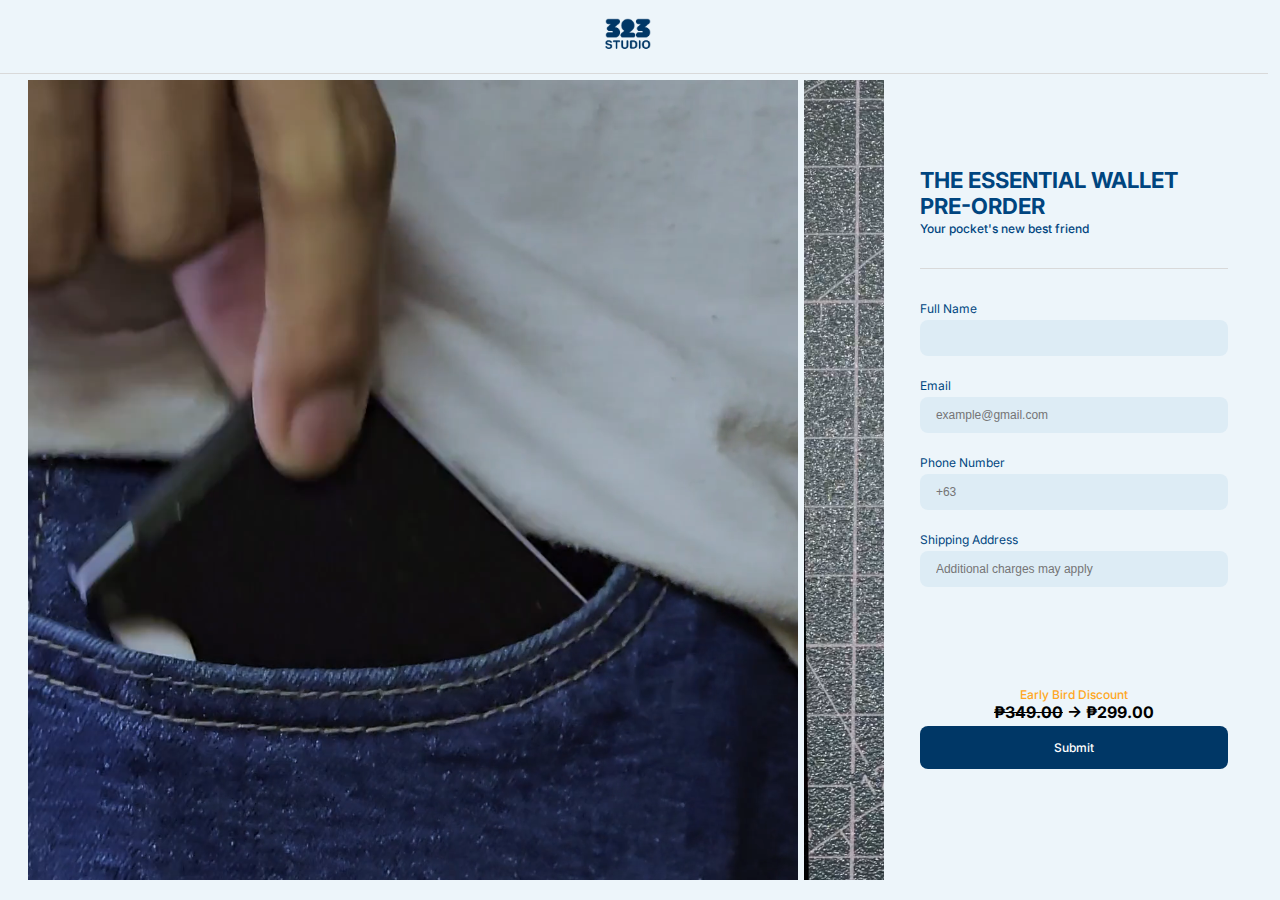
<file: index.html>
<!DOCTYPE html>
<html lang="en">
<head>
    <meta charset="UTF-8">
    <meta name="viewport" content="width=device-width, initial-scale=1.0">


    <!--CSS-->
        <link rel="stylesheet" href="style.css">
    <!------->

    <!--Java-->
        <script defer src="app.js"></script>
    <!------->

    <!--Google-Icon-->
    <link rel="stylesheet" href="https://fonts.googleapis.com/css2?family=Material+Symbols+Rounded:opsz,wght,FILL,GRAD@20..48,100..700,0..1,-50..200&icon" />
    <!--Inter-Font-->
    <link rel="preconnect" href="https://fonts.googleapis.com">
    <link rel="preconnect" href="https://fonts.gstatic.com" crossorigin>
    <link href="https://fonts.googleapis.com/css2?family=Inter:ital,opsz,wght@0,14..32,100..900;1,14..32,100..900&display=swap" rel="stylesheet">
    <!------->

    <!--Favicon-Icon-->
    <link rel="icon" type="image/png" href="GLOBAL RESOURCES/favicon.png">
    <!------->  


<title>323 STUDIO</title>

</head>
    <body>

        <script type="text/javascript">var submitted=false</script>
        <iframe name="hiddenConfirm" id="hiddenConfirm" style="display: none;" onload="if(submitted){
        window.location='../Confirmation/index.html';}"></iframe>

        <form action="https://docs.google.com/forms/d/e/1FAIpQLSf_V9Xh8y1X2PERU9WhSycnPFyEATXdDaQw1AMR0ijPojqreA/formResponse" method="post" target="hiddenConfirm" onsubmit="submitted=true">

            <div class="desktop">
                <div class="top-bar">
                    <div class="child">
                        <img src="GLOBAL RESOURCES/323.png" alt="">
                    </div>
                </div>
                
                <div class="container">
                    <div class="flex-box">
                        <div class="child1">
                            <div class="content-carousel">
                                <div class="child">
                                    <div class="video-container">
                                        <video loop muted autoplay playsinline src="ELEMENTS/element1.mp4" class="img">
                                        </video>
                                    </div>                                
                                </div>
                                <div class="child">
                                    <div class="video-container">
                                        <video loop muted autoplay playsinline src="ELEMENTS/element2.mp4" class="img"></video>
                                    </div>                                     
                                </div>
                                <div class="child">
                                    <div class="video-container">
                                        <video loop muted autoplay playsinline src="ELEMENTS/element3.mp4" class="img"></video>
                                    </div>  
                                </div>
                                <div class="child">
                                    <div class="video-container">
                                        <video loop muted autoplay playsinline src="ELEMENTS/element4.mp4" class="img"></video>
                                    </div>                                  
                                </div>
                            </div>
                        </div>
                        
                        <div class="child2">
                            <div class="order-information">

                                <div class="text-container">
                                    <div class="title">THE ESSENTIAL WALLET<br>PRE-ORDER</div>
                                    <div class="details">Your pocket's new best friend</div>
                                </div>

                                <div class="divider"></div>

                                <div class="inputs">
                                    <div class="input-group">
                                        <div class="title">
                                            Full Name
                                        </div>
                                        
                                        <div class="form-element">
                                            <input type="Name" name="entry.1023197435" placeholder="">
                                        </div>                
                                    </div>

                                    <div class="input-group">
                                        <div class="title">
                                            Email
                                        </div>
                                        <div class="form-element">
                                            <input type="Email" name="entry.694807911" placeholder="example@gmail.com">
                                        </div>                
                                    </div>

                                    <div class="input-group">
                                        <div class="title">
                                            Phone Number
                                        </div>
                                        <div class="form-element">
                                            <input type="Phone" name="entry.1926851874" placeholder="+63">
                                        </div>                
                                    </div>                                    
                                    
                                    <div class="input-group">
                                        <div class="title">
                                            Shipping Address
                                        </div>
                                        <div class="form-element">
                                            <input type="Address" name="entry.1390964352" placeholder="Additional charges may apply">
                                        </div>                
                                    </div>

                                    <div class="text-container">
                                        <div class="details">Early Bird Discount</div>
                                        <div class="price">
                                            <span style="text-decoration: line-through;">₱349.00</span> → ₱299.00
                                        </div>
                                    </div>



                                    <div class="btn-container">
                                        <button class="sub-btn" type="submit">Submit</button>
                                    </div>
                                </div>
                            </div>    
                        </div>
                    </div>
                </div>
            </div>
































            <div class="mobile">
                <div class="top-bar">
                    <div class="child">
                        <img src="GLOBAL RESOURCES/323.png" alt="">
                    </div>
                </div>


                <div class="content-carousel">
                    <div class="child">
                        <div class="video-container">
                            <video loop muted autoplay playsinline src="ELEMENTS/element1.mp4" class="img"></video>
                        </div> 
                    </div>
                    <div class="child">
                        <div class="video-container">
                            <video loop muted autoplay playsinline src="ELEMENTS/element2.mp4" class="img"></video>
                        </div>                      
                    </div>
                    <div class="child">
                        <div class="video-container">
                            <video loop muted autoplay playsinline src="ELEMENTS/element3.mp4" class="img"></video>
                        </div>  
                    </div>
                    <div class="child">
                        <div class="video-container">
                            <video loop muted autoplay playsinline src="ELEMENTS/element4.mp4" class="img"></video>
                        </div>                      
                    </div>
                </div>


                <div class="order-information">
                    <span class="material-symbols-rounded">
                        maximize
                    </span>



                    <div class="text-container">
                        <div class="title">THE ESSENTIAL WALLET<br>PRE-ORDER</div>
                        <div class="details">Your pocket's new best friend</div>
                    </div>

                    <div class="divider"></div>

                    <div class="inputs">
                        <div class="input-group">
                            <div class="title">
                                Full Name
                            </div>
                            
                            <div class="form-element">
                                <input type="Name" name="entry.1023197435" placeholder="">
                            </div>                
                        </div>

                        <div class="input-group">
                            <div class="title">
                                Email
                            </div>
                            <div class="form-element">
                                <input type="Email" name="entry.694807911" placeholder="example@gmail.com">
                            </div>                
                        </div>

                        <div class="input-group">
                            <div class="title">
                                Phone Number
                            </div>
                            <div class="form-element">
                                <input type="Phone" name="entry.1926851874" placeholder="+63">
                            </div>                
                        </div>

                        <div class="input-group">
                            <div class="title">
                                Shipping Address
                            </div>
                            <div class="form-element">
                                <input type="Address" name="entry.1390964352" placeholder="Additional charges may apply">
                            </div>                
                        </div>

                        <div class="text-container">
                            <div class="details">Early Bird Discount</div>
                            <div class="price">
                                <span style="text-decoration: line-through;">₱349.00</span> → ₱299.00
                            </div>
                        </div>



                        <div class="btn-container">
                            <button class="sub-btn" type="submit">Submit</button>
                        </div>
                    </div>
                </div>
            </div>
        </form>
    </body>
</html>
</file>
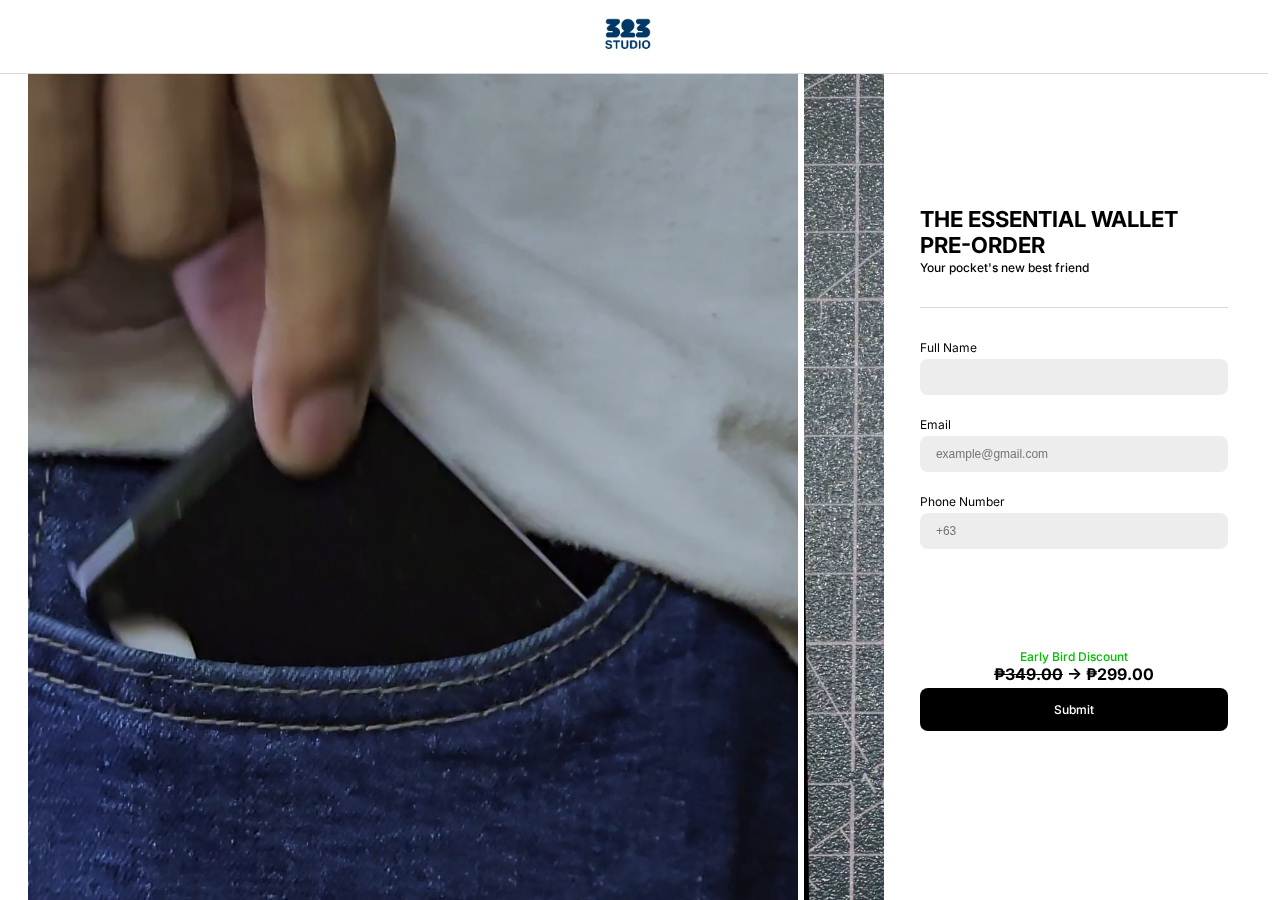
<file: shortking/index.html>
<!DOCTYPE html>
<html lang="en">
<head>
    <meta charset="UTF-8">
    <meta name="viewport" content="width=device-width, initial-scale=1.0">


    <!--CSS-->
        <link rel="stylesheet" href="style.css">
    <!------->

    <!--Java-->
        <script defer src="../app.js"></script>
    <!------->

    <!--Google-Icon-->
        <link rel="stylesheet" href="https://fonts.googleapis.com/css2?family=Material+Symbols+Rounded:opsz,wght,FILL,GRAD@20..48,100..700,0..1,-50..200&icon" />
    <!--Inter-Font-->
        <link rel="preconnect" href="https://fonts.googleapis.com">
        <link rel="preconnect" href="https://fonts.gstatic.com" crossorigin>
        <link href="https://fonts.googleapis.com/css2?family=Inter:ital,opsz,wght@0,14..32,100..900;1,14..32,100..900&display=swap" rel="stylesheet">
    <!------->

    <!--Favicon-Icon-->
        <link rel="icon" type="image/x-icon" href="../../GLOBAL RESOURCES/favicon.png">
    <!------->  


<title>323 Studio</title>

</head>
    <body>

        <script type="text/javascript">var submitted=false</script>
        <iframe name="hiddenConfirm" id="hiddenConfirm" style="display: none;" onload="if(submitted){
        window.location='../../Confirmation/index.html';}"></iframe>

        <form action="https://docs.google.com/forms/d/e/1FAIpQLScDk44pjii0D065pq94a0dwcwyrySpABsSM9ZerKac1Xpb9Xg/formResponse" method="post" target="hiddenConfirm" onsubmit="submitted=true">

            <div class="desktop">
                <div class="top-bar">
                    <div class="child">
                        <img src="../../GLOBAL RESOURCES/323.png" alt="">
                    </div>
                </div>

                <div class="container">
                    <div class="flex-box">
                        <div class="child1">
                            <div class="content-carousel">
                                <div class="child">
                                    <div class="video-container">
                                        <video loop muted autoplay playsinline src="../../ELEMENTS/element1.mp4" class="img">
                                        </video>
                                    </div>                                
                                </div>
                                <div class="child">
                                    <div class="video-container">
                                        <video loop muted autoplay playsinline src="../../ELEMENTS/element2.mp4" class="img"></video>
                                    </div>                                     
                                </div>
                                <div class="child">
                                    <div class="video-container">
                                        <video loop muted autoplay playsinline src="../../ELEMENTS/element3.mp4" class="img"></video>
                                    </div>  
                                </div>
                                <div class="child">
                                    <div class="video-container">
                                        <video loop muted autoplay playsinline src="../../ELEMENTS/element4.mp4" class="img"></video>
                                    </div>                                  
                                </div>
                            </div>
                        </div>
                        
                        <div class="child2">
                            <div class="order-information">

                                <div class="text-container">
                                    <div class="title">THE ESSENTIAL WALLET<br>PRE-ORDER</div>
                                    <div class="details">Your pocket's new best friend</div>
                                </div>

                                <div class="divider"></div>

                                <div class="inputs">
                                    <div class="input-group">
                                        <div class="title">
                                            Full Name
                                        </div>
                                        
                                        <div class="form-element">
                                            <input type="Name" name="entry.924365060" placeholder="">
                                        </div>                
                                    </div>

                                    <div class="input-group">
                                        <div class="title">
                                            Email
                                        </div>
                                        <div class="form-element">
                                            <input type="Email" name="entry.725390496" placeholder="example@gmail.com">
                                        </div>                
                                    </div>

                                    <div class="input-group">
                                        <div class="title">
                                            Phone Number
                                        </div>
                                        <div class="form-element">
                                            <input type="Name" name="entry.1147027306" placeholder="+63">
                                        </div>                
                                    </div>

                                    <div class="text-container">
                                        <div class="details">Early Bird Discount</div>
                                        <div class="price">
                                            <span style="text-decoration: line-through;">₱349.00</span> → ₱299.00
                                        </div>
                                    </div>



                                    <div class="btn-container">
                                        <button class="sub-btn" type="submit">Submit</button>
                                    </div>
                                </div>
                            </div>    
                        </div>
                    </div>
                </div>
            </div>
































            <div class="mobile">
                <div class="top-bar">
                    <div class="child">
                        <img src="../../GLOBAL RESOURCES/323.png" alt="">
                    </div>
                </div>


                <div class="content-carousel">
                    <div class="child">
                        <div class="video-container">
                            <video loop muted autoplay playsinline src="../../ELEMENTS/element1.mp4" class="img"></video>
                        </div>                      
                    </div>
                    <div class="child">
                        <div class="video-container">
                            <video loop muted autoplay playsinline src="../../ELEMENTS/element2.mp4" class="img"></video>
                        </div>                      
                    </div>
                    <div class="child">
                        <div class="video-container">
                            <video loop muted autoplay playsinline src="../../ELEMENTS/element3.mp4" class="img"></video>
                        </div>  
                    </div>
                    <div class="child">
                        <div class="video-container">
                            <video loop muted autoplay playsinline src="../../ELEMENTS/element4.mp4" class="img"></video>
                        </div>                      
                    </div>
                </div>

                <div class="order-information">
                    <span class="material-symbols-rounded">
                        maximize
                    </span>



                    <div class="text-container">
                        <div class="title">THE ESSENTIAL WALLET<br>PRE-ORDER</div>
                        <div class="details">Your pocket's new best friend</div>
                    </div>

                    <div class="divider"></div>

                    <div class="inputs">
                        <div class="input-group">
                            <div class="title">
                                Full Name
                            </div>
                            
                            <div class="form-element">
                                <input type="Name" name="entry.924365060" placeholder="">
                            </div>                
                        </div>

                        <div class="input-group">
                            <div class="title">
                                Email
                            </div>
                            <div class="form-element">
                                <input type="Email" name="entry.725390496" placeholder="example@gmail.com">
                            </div>                
                        </div>

                        <div class="input-group">
                            <div class="title">
                                Phone Number
                            </div>
                            <div class="form-element">
                                <input type="Name" name="entry.1147027306" placeholder="+63">
                            </div>                
                        </div>

                        <div class="text-container">
                            <div class="details">Early Bird Discount</div>
                            <div class="price">
                                <span style="text-decoration: line-through;">₱349.00</span> → ₱299.00
                            </div>
                        </div>



                        <div class="btn-container">
                            <button class="sub-btn" type="submit">Submit</button>
                        </div>
                    </div>
                </div>
            </div>
        </form>
    </body>
</html>
</file>
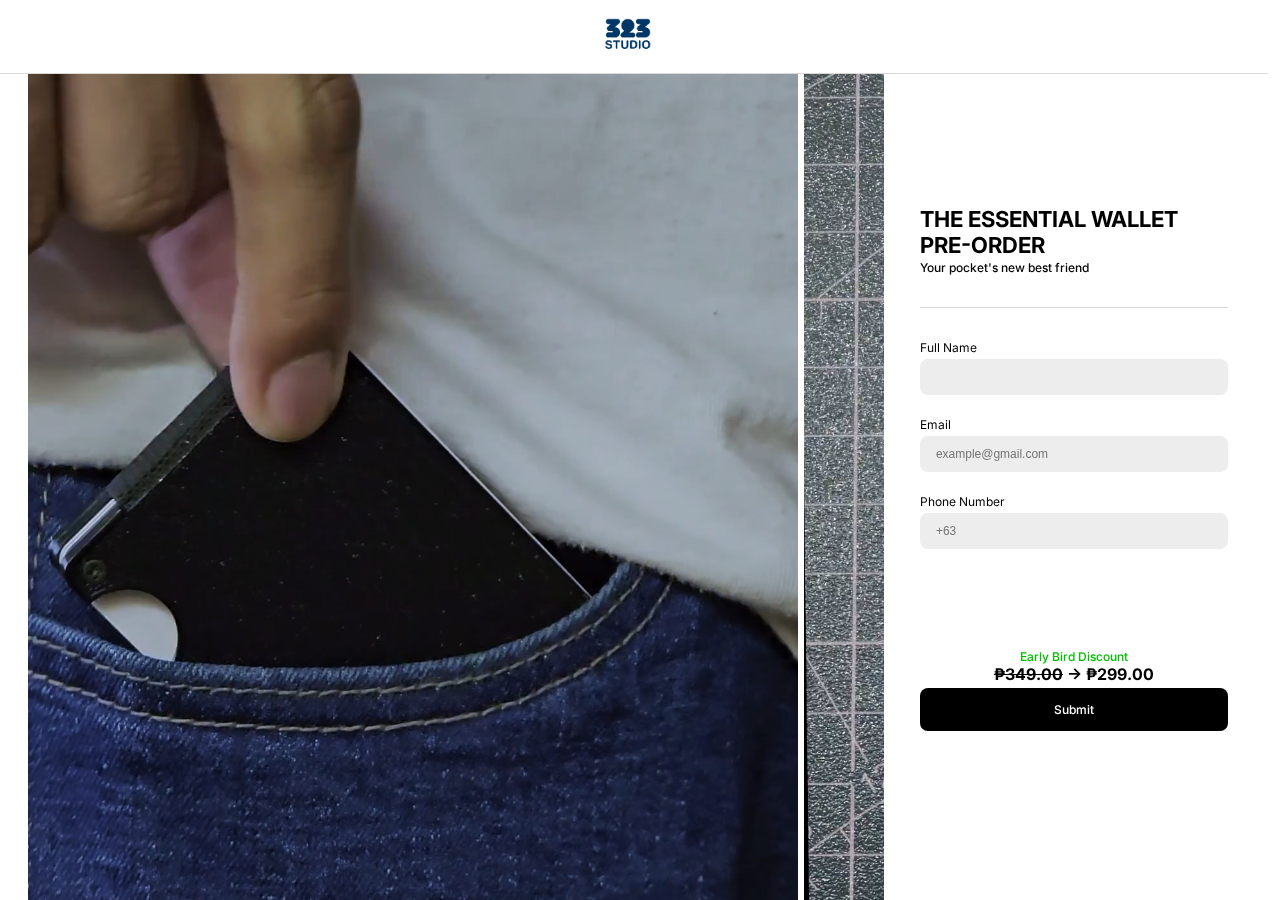
<file: TALLASHELL/index.html>
<!DOCTYPE html>
<html lang="en">
<head>
    <meta charset="UTF-8">
    <meta name="viewport" content="width=device-width, initial-scale=1.0">


    <!--CSS-->
        <link rel="stylesheet" href="style.css">
    <!------->

    <!--Java-->
        <script defer src="../app.js"></script>
    <!------->

    <!--Google-Icon-->
        <link rel="stylesheet" href="https://fonts.googleapis.com/css2?family=Material+Symbols+Rounded:opsz,wght,FILL,GRAD@20..48,100..700,0..1,-50..200&icon" />
    <!--Inter-Font-->
        <link rel="preconnect" href="https://fonts.googleapis.com">
        <link rel="preconnect" href="https://fonts.gstatic.com" crossorigin>
        <link href="https://fonts.googleapis.com/css2?family=Inter:ital,opsz,wght@0,14..32,100..900;1,14..32,100..900&display=swap" rel="stylesheet">
    <!------->

    <!--Favicon-Icon-->
        <link rel="icon" type="image/x-icon" href="../../GLOBAL RESOURCES/favicon.png">
    <!------->  


<title>323 Studio</title>

</head>
    <body>

        <script type="text/javascript">var submitted=false</script>
        <iframe name="hiddenConfirm" id="hiddenConfirm" style="display: none;" onload="if(submitted){
        window.location='../../Confirmation/index.html';}"></iframe>

        <form action="https://docs.google.com/forms/d/e/1FAIpQLSfMIjZmGrKomoQLtmAwcDUfBwltRwyFAezu1XyDH2_rFRIwFg/formResponse" method="post" target="hiddenConfirm" onsubmit="submitted=true">

            <div class="desktop">
                <div class="top-bar">
                    <div class="child">
                        <img src="../../GLOBAL RESOURCES/323.png" alt="">
                    </div>
                </div>

                <div class="container">
                    <div class="flex-box">
                        <div class="child1">
                            <div class="content-carousel">
                                <div class="child">
                                    <div class="video-container">
                                        <video loop muted autoplay playsinline src="../../ELEMENTS/element1.mp4" class="img">
                                        </video>
                                    </div>                                
                                </div>
                                <div class="child">
                                    <div class="video-container">
                                        <video loop muted autoplay playsinline src="../../ELEMENTS/element2.mp4" class="img"></video>
                                    </div>                                     
                                </div>
                                <div class="child">
                                    <div class="video-container">
                                        <video loop muted autoplay playsinline src="../../ELEMENTS/element3.mp4" class="img"></video>
                                    </div>  
                                </div>
                                <div class="child">
                                    <div class="video-container">
                                        <video loop muted autoplay playsinline src="../../ELEMENTS/element4.mp4" class="img"></video>
                                    </div>                                  
                                </div>
                            </div>
                        </div>
                        
                        <div class="child2">
                            <div class="order-information">

                                <div class="text-container">
                                    <div class="title">THE ESSENTIAL WALLET<br>PRE-ORDER</div>
                                    <div class="details">Your pocket's new best friend</div>
                                </div>

                                <div class="divider"></div>

                                <div class="inputs">
                                    <div class="input-group">
                                        <div class="title">
                                            Full Name
                                        </div>
                                        
                                        <div class="form-element">
                                            <input type="Name" name="entry.163258486" placeholder="">
                                        </div>                
                                    </div>

                                    <div class="input-group">
                                        <div class="title">
                                            Email
                                        </div>
                                        <div class="form-element">
                                            <input type="Email" name="entry.1431683547" placeholder="example@gmail.com">
                                        </div>                
                                    </div>

                                    <div class="input-group">
                                        <div class="title">
                                            Phone Number
                                        </div>
                                        <div class="form-element">
                                            <input type="Name" name="entry.1529839534" placeholder="+63">
                                        </div>                
                                    </div>

                                    <div class="text-container">
                                        <div class="details">Early Bird Discount</div>
                                        <div class="price">
                                            <span style="text-decoration: line-through;">₱349.00</span> → ₱299.00
                                        </div>
                                    </div>



                                    <div class="btn-container">
                                        <button class="sub-btn" type="submit">Submit</button>
                                    </div>
                                </div>
                            </div>    
                        </div>
                    </div>
                </div>
            </div>
































            <div class="mobile">
                <div class="top-bar">
                    <div class="child">
                        <img src="../../GLOBAL RESOURCES/323.png" alt="">
                    </div>
                </div>


                <div class="content-carousel">
                    <div class="child">
                        <div class="video-container">
                            <video loop muted autoplay playsinline src="../../ELEMENTS/element1.mp4" class="img"></video>
                        </div>                      
                    </div>
                    <div class="child">
                        <div class="video-container">
                            <video loop muted autoplay playsinline src="../../ELEMENTS/element2.mp4" class="img"></video>
                        </div>                      
                    </div>
                    <div class="child">
                        <div class="video-container">
                            <video loop muted autoplay playsinline src="../../ELEMENTS/element3.mp4" class="img"></video>
                        </div>  
                    </div>
                    <div class="child">
                        <div class="video-container">
                            <video loop muted autoplay playsinline src="../../ELEMENTS/element4.mp4" class="img"></video>
                        </div>                      
                    </div>
                </div>

                <div class="order-information">
                    <span class="material-symbols-rounded">
                        maximize
                    </span>



                    <div class="text-container">
                        <div class="title">THE ESSENTIAL WALLET<br>PRE-ORDER</div>
                        <div class="details">Your pocket's new best friend</div>
                    </div>

                    <div class="divider"></div>

                    <div class="inputs">
                        <div class="input-group">
                            <div class="title">
                                Full Name
                            </div>
                            
                            <div class="form-element">
                                <input type="Name" name="entry.163258486" placeholder="">
                            </div>                
                        </div>

                        <div class="input-group">
                            <div class="title">
                                Email
                            </div>
                            <div class="form-element">
                                <input type="Email" name="entry.1431683547" placeholder="example@gmail.com">
                            </div>                
                        </div>

                        <div class="input-group">
                            <div class="title">
                                Phone Number
                            </div>
                            <div class="form-element">
                                <input type="Name" name="entry.1529839534" placeholder="+63">
                            </div>                
                        </div>

                        <div class="text-container">
                            <div class="details">Early Bird Discount</div>
                            <div class="price">
                                <span style="text-decoration: line-through;">₱349.00</span> → ₱299.00
                            </div>
                        </div>



                        <div class="btn-container">
                            <button class="sub-btn" type="submit">Submit</button>
                        </div>
                    </div>
                </div>
            </div>
        </form>
    </body>
</html>
</file>
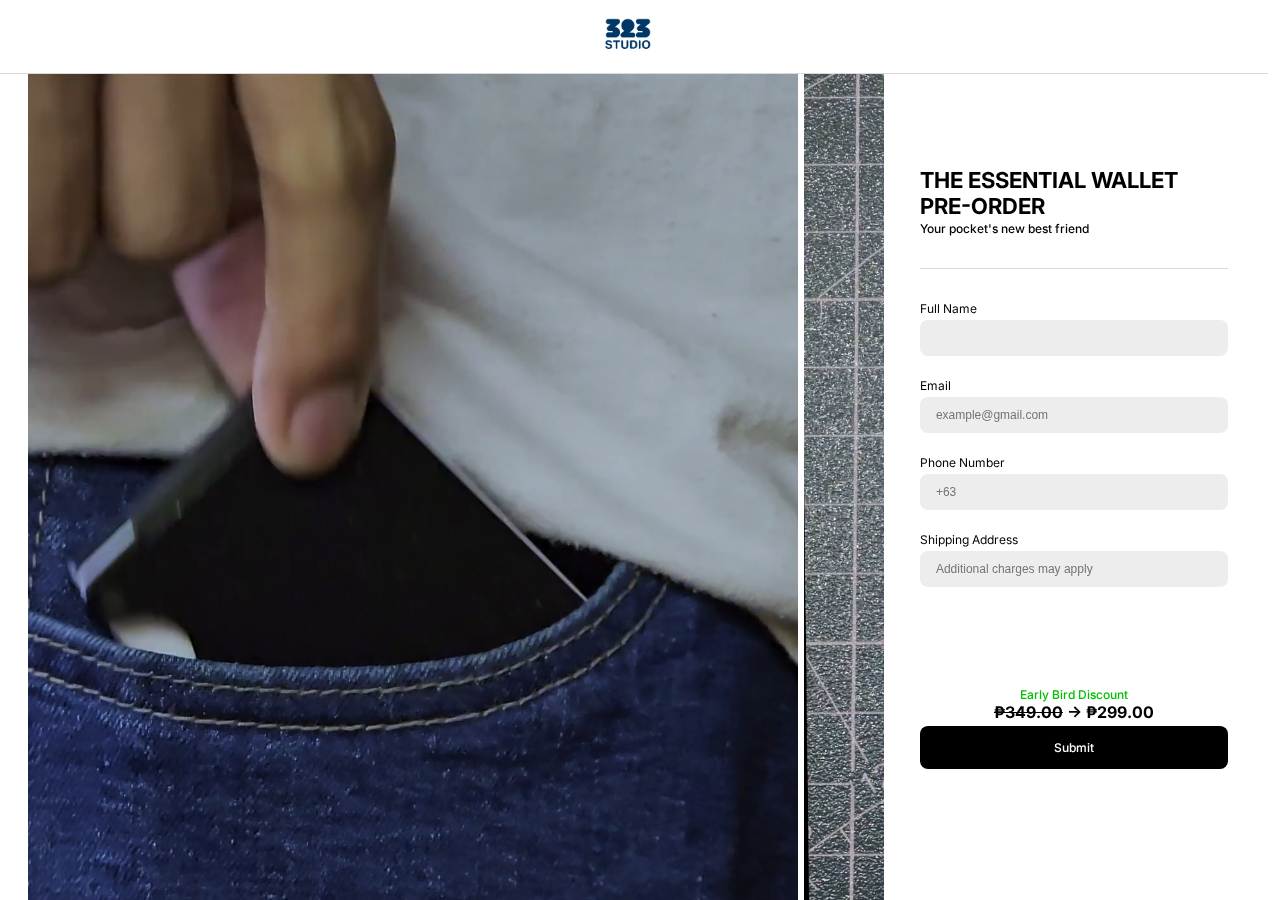
<file: tallrob/index.html>
<!DOCTYPE html>
<html lang="en">
<head>
    <meta charset="UTF-8">
    <meta name="viewport" content="width=device-width, initial-scale=1.0">


    <!--CSS-->
        <link rel="stylesheet" href="style.css">
    <!------->

    <!--Java-->
        <script defer src="../app.js"></script>
    <!------->

    <!--Google-Icon-->
        <link rel="stylesheet" href="https://fonts.googleapis.com/css2?family=Material+Symbols+Rounded:opsz,wght,FILL,GRAD@20..48,100..700,0..1,-50..200&icon" />
    <!--Inter-Font-->
        <link rel="preconnect" href="https://fonts.googleapis.com">
        <link rel="preconnect" href="https://fonts.gstatic.com" crossorigin>
        <link href="https://fonts.googleapis.com/css2?family=Inter:ital,opsz,wght@0,14..32,100..900;1,14..32,100..900&display=swap" rel="stylesheet">
    <!------->

    <!--Favicon-Icon-->
    <link rel="icon" type="image/png" href="../GLOBAL RESOURCES/favicon.png">
    <!------->  


<title>323 Studio</title>

</head>
    <body>

        <script type="text/javascript">var submitted=false</script>
        <iframe name="hiddenConfirm" id="hiddenConfirm" style="display: none;" onload="if(submitted){
        window.location='../../Confirmation/index.html';}"></iframe>

        <form action="https://docs.google.com/forms/d/e/1FAIpQLSfMIjZmGrKomoQLtmAwcDUfBwltRwyFAezu1XyDH2_rFRIwFg/formResponse" method="post" target="hiddenConfirm" onsubmit="submitted=true">

            <div class="desktop">
                <div class="top-bar">
                    <div class="child">
                        <img src="../../GLOBAL RESOURCES/323.png" alt="">
                    </div>
                </div>

                <div class="container">
                    <div class="flex-box">
                        <div class="child1">
                            <div class="content-carousel">
                                <div class="child">
                                    <div class="video-container">
                                        <video loop muted autoplay playsinline src="../../ELEMENTS/element1.mp4" class="img">
                                        </video>
                                    </div>                                
                                </div>
                                <div class="child">
                                    <div class="video-container">
                                        <video loop muted autoplay playsinline src="../../ELEMENTS/element2.mp4" class="img"></video>
                                    </div>                                     
                                </div>
                                <div class="child">
                                    <div class="video-container">
                                        <video loop muted autoplay playsinline src="../../ELEMENTS/element3.mp4" class="img"></video>
                                    </div>  
                                </div>
                                <div class="child">
                                    <div class="video-container">
                                        <video loop muted autoplay playsinline src="../../ELEMENTS/element4.mp4" class="img"></video>
                                    </div>                                  
                                </div>
                            </div>
                        </div>
                        
                        <div class="child2">
                            <div class="order-information">

                                <div class="text-container">
                                    <div class="title">THE ESSENTIAL WALLET<br>PRE-ORDER</div>
                                    <div class="details">Your pocket's new best friend</div>
                                </div>

                                <div class="divider"></div>

                                <div class="inputs">
                                    <div class="input-group">
                                        <div class="title">
                                            Full Name
                                        </div>
                                        
                                        <div class="form-element">
                                            <input type="Name" name="entry.163258486" placeholder="">
                                        </div>                
                                    </div>

                                    <div class="input-group">
                                        <div class="title">
                                            Email
                                        </div>
                                        <div class="form-element">
                                            <input type="Email" name="entry.1431683547" placeholder="example@gmail.com">
                                        </div>                
                                    </div>

                                    <div class="input-group">
                                        <div class="title">
                                            Phone Number
                                        </div>
                                        <div class="form-element">
                                            <input type="Name" name="entry.1529839534" placeholder="+63">
                                        </div>                
                                    </div>

                                    <div class="input-group">
                                        <div class="title">
                                            Shipping Address
                                        </div>
                                        <div class="form-element">
                                            <input type="Address" name="entry.1427178498" placeholder="Additional charges may apply">
                                        </div>                
                                    </div>

                                    <div class="text-container">
                                        <div class="details">Early Bird Discount</div>
                                        <div class="price">
                                            <span style="text-decoration: line-through;">₱349.00</span> → ₱299.00
                                        </div>
                                    </div>



                                    <div class="btn-container">
                                        <button class="sub-btn" type="submit">Submit</button>
                                    </div>
                                </div>
                            </div>    
                        </div>
                    </div>
                </div>
            </div>
































            <div class="mobile">
                <div class="top-bar">
                    <div class="child">
                        <img src="../../GLOBAL RESOURCES/323.png" alt="">
                    </div>
                </div>


                <div class="content-carousel">
                    <div class="child">
                        <div class="video-container">
                            <video loop muted autoplay playsinline src="../../ELEMENTS/element1.mp4" class="img"></video>
                        </div>                      
                    </div>
                    <div class="child">
                        <div class="video-container">
                            <video loop muted autoplay playsinline src="../../ELEMENTS/element2.mp4" class="img"></video>
                        </div>                      
                    </div>
                    <div class="child">
                        <div class="video-container">
                            <video loop muted autoplay playsinline src="../../ELEMENTS/element3.mp4" class="img"></video>
                        </div>  
                    </div>
                    <div class="child">
                        <div class="video-container">
                            <video loop muted autoplay playsinline src="../../ELEMENTS/element4.mp4" class="img"></video>
                        </div>                      
                    </div>
                </div>

                <div class="order-information">
                    <span class="material-symbols-rounded">
                        maximize
                    </span>



                    <div class="text-container">
                        <div class="title">THE ESSENTIAL WALLET<br>PRE-ORDER</div>
                        <div class="details">Your pocket's new best friend</div>
                    </div>

                    <div class="divider"></div>

                    <div class="inputs">
                        <div class="input-group">
                            <div class="title">
                                Full Name
                            </div>
                            
                            <div class="form-element">
                                <input type="Name" name="entry.163258486" placeholder="">
                            </div>                
                        </div>

                        <div class="input-group">
                            <div class="title">
                                Email
                            </div>
                            <div class="form-element">
                                <input type="Email" name="entry.1431683547" placeholder="example@gmail.com">
                            </div>                
                        </div>

                        <div class="input-group">
                            <div class="title">
                                Phone Number
                            </div>
                            <div class="form-element">
                                <input type="Name" name="entry.1529839534" placeholder="+63">
                            </div>                
                        </div>

                        <div class="input-group">
                            <div class="title">
                                Shipping Address
                            </div>
                            <div class="form-element">
                                <input type="Address" name="entry.1427178498" placeholder="Additional charges may apply">
                            </div>                
                        </div>

                        <div class="text-container">
                            <div class="details">Early Bird Discount</div>
                            <div class="price">
                                <span style="text-decoration: line-through;">₱349.00</span> → ₱299.00
                            </div>
                        </div>



                        <div class="btn-container">
                            <button class="sub-btn" type="submit">Submit</button>
                        </div>
                    </div>
                </div>
            </div>
        </form>
    </body>
</html>
</file>
<file: style.css>
/*------FOUNDATION------*/

body{
    margin: 0;

    -webkit-user-select: none !important; /* Safari */
    -moz-user-select: none !important;    /* Firefox */
    -ms-user-select: none !important;     /* IE 10 and IE 11 */
    user-select: none !important;         /* Standard syntax */
}

html{
    scroll-behavior: smooth;


}

a:link{
  text-decoration: none!important;
  -webkit-tap-highlight-color: transparent;

  
}
  
input{
      text-decoration: none!important;
  -webkit-tap-highlight-color: transparent;
}

button{
          text-decoration: none!important;
  -webkit-tap-highlight-color: transparent;
}

img{
  object-fit: cover;
  width: 100%;
  height: 100%;
}

.hidden {
  opacity: 0;
  filter: blur(5px);
  transform: translateY(50%);
  transition: all 0.80s;
}

.show {
  opacity: 1;
  filter: blur(0px);
  transform: translateX(0%);
}

.logo:nth-child(1) {
  transition-delay: 100ms ;
}

.logo:nth-child(2) {
  transition-delay:200ms ;
}

.logo:nth-child(3) {
  transition-delay:300ms ;
}

.logo:nth-child(4) {
  transition-delay:400ms ;
}

.logo:nth-child(5) {
  transition-delay: 500ms ;
}
.logo:nth-child(6) {
  transition-delay: 600ms ;
}

.logo:nth-child(7) {
  transition-delay: 700ms ;
}

.logo:nth-child(8) {
  transition-delay: 700ms ;
}  

.logo:nth-child(9) {
  transition-delay: 700ms ;
}  

.logo:nth-child(10) {
  transition-delay: 700ms ;
}

/*------FOUNDATION------*/




































/*------DESKTOP------*/

.desktop{
  background-color: #edf5fa;
  width: 100%;
  height: 100vh;
  position: fixed;
  top: 0;
  box-sizing: border-box;
  padding-right: 46px;
  padding-left: 22px;
  display: flex;
  justify-content: center;



  .top-bar{
    width: 100%;
    height: auto;
    display: flex;
    background-color: #edf5fa;
    border-bottom: 1px solid #D9D9D9;
    box-sizing: border-box;
    padding-top: 18px;
    padding-bottom: 18px;
    justify-content: center;
    align-items: center;
    position: fixed;
    z-index: 6;

    .child{
      width: auto;
      height: auto;

      img{
        object-fit: cover;
        width: 46px;
        height: auto;
      }
    }
  }

  .container{
    max-width: 1200px;
    height: 100vh;
    display: flex;
    justify-content: center;



    .flex-box{
      max-width: 1200px;
      height: 80vh;
      display: flex;
      gap: 36px;
      margin-top: 10%;


      .child1 {
        width: 100%;
        height: 100%;
        display: flex;
        align-items: center;

        .content-carousel{
          width: 100%;
          height: 800px;

          /*-----Scroll------*/
          overflow-x: auto;
          white-space: nowrap;
          overflow-y: hidden;           /* Optional: hide vertical scrollbar */
          -ms-overflow-style: none;     /* IE and Edge */
          scrollbar-width: none;        /* Firefox */   
          
          
          /*-----Scroll_Snap------*/
          scroll-snap-type: x mandatory; /* Snap horizontally, 'mandatory' ensures it always snaps */
          -webkit-overflow-scrolling: touch; /* Improves scrolling performance on iOS */
          scrollbar-width: none; /* Hide scrollbar for Firefox */
          -ms-overflow-style: none;  /* Hide scrollbar for IE/Edge */


          .child{
            height: 100%;
            width: 90%;
            display: inline-block;
            margin-right: 2px;     /* Spacing between items */
            scroll-snap-align: center;  /*------Scroll_Snap------*/



            .video-container{
              object-fit: cover;
              height: 100%;
              
              .img{
                object-fit: cover;
                width: 100%;
                height: 100%;
                display: block;
                margin: 0 auto;    
                
              }
            }
          }

        }
      }    

      .child2 {
        width:36%;
        height: 100%;
        display: flex;
        align-items: center;


        .order-information{
          width: 100%;
          height: auto;
          box-sizing: border-box;
          padding-top: 12PX;



          .material-symbols-rounded {
            color: #D9D9D9;
            width: 100%;
            text-align: center;
            font-size: 42px;

            font-variation-settings:
            'FILL' 1,
            'wght' 400,
            'GRAD' 0,
            'opsz' 24
          }

          .text-container{
            width: auto;
            height: auto;
            display: grid;
            gap: 2px;

            .title{
              font-family: inter;
              font-size: 22px;
              font-weight: 700;
              color: #00457f;
            }

            .details{
              font-family: inter;
              font-size: 12px;
              font-weight: 500;
              color: #00457f;
            }
          }

          .divider{
            width: 100%;
            height: 1px;
            background-color: #D9D9D9;
            margin-top: 32px;
            margin-bottom: 32px;
          }

          .inputs{
            width: auto;
            height: auto;

            .input-group{
              width: 100%;
              height: auto;
              margin-left: auto;
              margin-right: auto;
              margin-top: 22px;

              .title{
                  font-family: inter;
                  font-size: 12px;
                  font-family: 500;
                  color: #00457f;
              }
              .form-element{
                margin-top: 4px;

                input{
                    box-sizing: border-box;
                    padding: 16px;
                    width: 100%;
                    height: 36px;
                    border: none;
                    background-color: #ddecf5;
                    border-radius: 8px;
                    font-size: 12px;
                }
              }   
            }

            .text-container{
              width: 100%;
              height: auto;
              margin-top: 100px;
              display: grid;
              gap: 0px;

              .details{
                font-family: inter;
                font-size: 12px;
                font-weight: 500;
                text-align: center;
                color: #ffa723;
              }

              .price{
                font-family: inter;
                font-size: 16px;
                font-weight: 700;
                text-align: center;
              }
            }
          }



          .btn-container{
            width: 100%;
            height: auto;
            padding-bottom: 36px;
            padding-top: 4px;

            box-sizing: border-box;  
            transition: 0.3s;
          }

          button{
              margin-left: auto;
              margin-right: auto;
              width: 100%;
              height: auto;
              cursor: pointer;
              box-sizing: border-box;
              padding-top: 14px;
              padding-bottom: 14px;
              background-color: #003766;
              border: 0;
              border-radius: 8px;
              transition: 0.16s;
              font-size: 12px;
              
              font-weight: 500;
              color: white;
              
              font-family: inter;
              text-align: center;
          }

          button:hover{
              background-color: #00457f;  
              transform: scale(0.9);      
          }
        }
      }
    }
  }
}

.mobile{
  display: none;
}

/*------DESKTOP------*/


























































































































/*------MOBILE------*/

@media only screen and (max-width:750px) {
  .desktop{
    display: none;
  }

  /*MOBILE VIEW ONLY*/
  .mobile{
    display: block;





    .top-bar{
      width: 100%;
      height: auto;
      display: flex;
      background-color: #edf5fa;
      border-bottom: 1px solid #D9D9D9;
      box-sizing: border-box;
      padding-top: 18px;
      padding-bottom: 18px;
      justify-content: center;
      align-items: center;
      position: fixed;
      z-index: 6;

      .child{
        width: auto;
        height: auto;

        img{
          object-fit: cover;
          width: 46px;
          height: auto;
        }
      }
    }

    .content-carousel{
      width: 100%;
      height: 70vh;
      padding-top:60px;
      position: fixed;

      /*-----Scroll------*/
      overflow-x: auto;
      white-space: nowrap;
      overflow-y: hidden;           /* Optional: hide vertical scrollbar */
      -ms-overflow-style: none;     /* IE and Edge */
      scrollbar-width: none;        /* Firefox */   
      
      
      /*-----Scroll_Snap------*/
      scroll-snap-type: x mandatory; /* Snap horizontally, 'mandatory' ensures it always snaps */
      -webkit-overflow-scrolling: touch; /* Improves scrolling performance on iOS */
      scrollbar-width: none; /* Hide scrollbar for Firefox */
      -ms-overflow-style: none;  /* Hide scrollbar for IE/Edge */


      .child{
        height: auto;
        width: 100%;
        display: inline-block;
        margin-right: 2px;     /* Spacing between items */
        scroll-snap-align: start;  /*------Scroll_Snap------*/

        .img{
          object-fit: cover;
          width: 100%;
          height: 74vh;
        }

        .swipe-here{
          width: 100%;
          height: 200px;
          background-color: #ffa723;
        }
      }
    }

    .more-indicator{
      width: 100%;
      height: 100px;
      position: absolute;
      z-index: 3;
      background-color: #ffa723;
      bottom: 0;
    }

    .order-information{
      width: 100%;
      height: auto;
      background-color: #edf5fa;
      border-top: 1px solid #D9D9D9;
      box-sizing: border-box;
      padding-top: 12PX;
      padding-left: 46px;
      padding-right: 46px;
      position: absolute;
      margin-top: 75vh;


      .material-symbols-rounded {
        color: #D9D9D9;
        width: 100%;
        text-align: center;
        font-size: 42px;

        font-variation-settings:
        'FILL' 1,
        'wght' 400,
        'GRAD' 0,
        'opsz' 24
      }

      .text-container{
        width: auto;
        height: auto;
        display: grid;
        gap: 2px;

        .title{
          font-family: inter;
          font-size: 22px;
          font-weight: 700;
          color: #003766;
        }

        .details{
          font-family: inter;
          font-size: 12px;
          font-weight: 500;
          color: #003766;
        }
      }

      .divider{
        width: 100%;
        height: 1px;
        background-color: #D9D9D9;
        margin-top: 32px;
        margin-bottom: 32px;
      }

      .inputs{
        width: auto;
        height: auto;

        .input-group{
          width: 100%;
          height: auto;
          margin-left: auto;
          margin-right: auto;
          margin-top: 22px;

          .title{
              font-family: inter;
              font-size: 12px;
              font-family: 500;
              color: #003766;
          }
          .form-element{
            margin-top: 4px;

            input{
                box-sizing: border-box;
                padding: 16px;
                width: 100%;
                height: 36px;
                border: none;
                background-color: #ddecf5;
                border-radius: 8px;
                font-size: 12px;
            }
          }   
        }

        .text-container{
          width: 100%;
          height: auto;
          margin-top: 100px;
          display: grid;
          gap: 0px;

          .details{
            font-family: inter;
            font-size: 12px;
            font-weight: 500;
            text-align: center;
            color: #ffa723;
          }

          .price{
            font-family: inter;
            font-size: 16px;
            font-weight: 700;
            text-align: center;
          }
        }
      }

      .btn-container{
          width: 100%;
          height: auto;
          padding-bottom: 36px;
          padding-top: 4px;

          box-sizing: border-box;  
          transition: 0.3s;
      }

      button{
          margin-left: auto;
          margin-right: auto;
          width: 100%;
          height: auto;
          cursor: pointer;
          box-sizing: border-box;
          padding-top: 14px;
          padding-bottom: 14px;
          background-color: #003766;
          border: 0;
          border-radius: 8px;
          transition: 0.16s;
          font-size: 12px;
          
          font-weight: 500;
          color: white;
          
          font-family: inter;
          text-align: center;
      }

      button:hover{
          background-color: #00457f;  
          transform: scale(0.9);      
      }
    }
  }
}

/*------MOBILE------*/
</file>
<file: shortking/style.css>
/*------FOUNDATION------*/

body{
    margin: 0;

    -webkit-user-select: none !important; /* Safari */
    -moz-user-select: none !important;    /* Firefox */
    -ms-user-select: none !important;     /* IE 10 and IE 11 */
    user-select: none !important;         /* Standard syntax */
}

html{
    scroll-behavior: smooth;


}

a:link{
  text-decoration: none!important;
  -webkit-tap-highlight-color: transparent;

  
}
  
input{
      text-decoration: none!important;
  -webkit-tap-highlight-color: transparent;
}

button{
          text-decoration: none!important;
  -webkit-tap-highlight-color: transparent;
}

img{
  object-fit: cover;
  width: 100%;
  height: 100%;
}

.hidden {
  opacity: 0;
  filter: blur(5px);
  transform: translateY(50%);
  transition: all 0.80s;
}

.show {
  opacity: 1;
  filter: blur(0px);
  transform: translateX(0%);
}

.logo:nth-child(1) {
  transition-delay: 100ms ;
}

.logo:nth-child(2) {
  transition-delay:200ms ;
}

.logo:nth-child(3) {
  transition-delay:300ms ;
}

.logo:nth-child(4) {
  transition-delay:400ms ;
}

.logo:nth-child(5) {
  transition-delay: 500ms ;
}
.logo:nth-child(6) {
  transition-delay: 600ms ;
}

.logo:nth-child(7) {
  transition-delay: 700ms ;
}

.logo:nth-child(8) {
  transition-delay: 700ms ;
}  

.logo:nth-child(9) {
  transition-delay: 700ms ;
}  

.logo:nth-child(10) {
  transition-delay: 700ms ;
}

/*------FOUNDATION------*/




































/*------DESKTOP------*/

.desktop{
  background-color: rgb(255, 255, 255);
  width: 100%;
  height: 100vh;
  position: fixed;
  top: 0;
  box-sizing: border-box;
  padding-right: 46px;
  padding-left: 22px;
  display: flex;
  justify-content: center;



  .top-bar{
    width: 100%;
    height: auto;
    display: flex;
    background-color: white;
    border-bottom: 1px solid #D9D9D9;
    box-sizing: border-box;
    padding-top: 18px;
    padding-bottom: 18px;
    justify-content: center;
    align-items: center;
    position: fixed;
    z-index: 6;

    .child{
      width: auto;
      height: auto;

      img{
        object-fit: cover;
        width: 46px;
        height: auto;
      }
    }
  }

  .container{
    max-width: 1200px;
    height: 100vh;
    display: flex;
    justify-content: center;



    .flex-box{
      max-width: 1200px;
      height: 80vh;
      display: flex;
      gap: 36px;
      margin-top: 10%;


      .child1 {
        width: 100%;
        height: 100%;
        display: flex;
        align-items: center;

        .content-carousel{
          width: 100%;
          height: auto;

          /*-----Scroll------*/
          overflow-x: auto;
          white-space: nowrap;
          overflow-y: hidden;           /* Optional: hide vertical scrollbar */
          -ms-overflow-style: none;     /* IE and Edge */
          scrollbar-width: none;        /* Firefox */   
          
          
          /*-----Scroll_Snap------*/
          scroll-snap-type: x mandatory; /* Snap horizontally, 'mandatory' ensures it always snaps */
          -webkit-overflow-scrolling: touch; /* Improves scrolling performance on iOS */
          scrollbar-width: none; /* Hide scrollbar for Firefox */
          -ms-overflow-style: none;  /* Hide scrollbar for IE/Edge */


          .child{
            height: 100%;
            width: 90%;
            display: inline-block;
            margin-right: 2px;     /* Spacing between items */
            scroll-snap-align: center;  /*------Scroll_Snap------*/



            .video-container{
              object-fit: cover;
              height: 100%;
              
              .img{
                object-fit: cover;
                width: 100%;
                height: 100%;
                display: block;
                margin: 0 auto;    
                
              }
            }
          }

        }
      }    

      .child2 {
        width:36%;
        height: 100%;
        display: flex;
        align-items: center;


        .order-information{
          width: 100%;
          height: auto;
          box-sizing: border-box;
          padding-top: 12PX;



          .material-symbols-rounded {
            color: #D9D9D9;
            width: 100%;
            text-align: center;
            font-size: 42px;

            font-variation-settings:
            'FILL' 1,
            'wght' 400,
            'GRAD' 0,
            'opsz' 24
          }

          .text-container{
            width: auto;
            height: auto;
            display: grid;
            gap: 2px;

            .title{
              font-family: inter;
              font-size: 22px;
              font-weight: 700;
            }

            .details{
              font-family: inter;
              font-size: 12px;
              font-weight: 500;
            }
          }

          .divider{
            width: 100%;
            height: 1px;
            background-color: #D9D9D9;
            margin-top: 32px;
            margin-bottom: 32px;
          }

          .inputs{
            width: auto;
            height: auto;

            .input-group{
              width: 100%;
              height: auto;
              margin-left: auto;
              margin-right: auto;
              margin-top: 22px;

              .title{
                  font-family: inter;
                  font-size: 12px;
                  font-family: 500;
              }
              .form-element{
                margin-top: 4px;

                input{
                    box-sizing: border-box;
                    padding: 16px;
                    width: 100%;
                    height: 36px;
                    border: none;
                    background-color: #EDEDED;
                    border-radius: 8px;
                    font-size: 12px;
                }
              }   
            }

            .text-container{
              width: 100%;
              height: auto;
              margin-top: 100px;
              display: grid;
              gap: 0px;

              .details{
                font-family: inter;
                font-size: 12px;
                font-weight: 500;
                text-align: center;
                color: #00C000;
              }

              .price{
                font-family: inter;
                font-size: 16px;
                font-weight: 700;
                text-align: center;
              }
            }
          }



          .btn-container{
            width: 100%;
            height: auto;
            padding-bottom: 36px;
            padding-top: 4px;

            box-sizing: border-box;  
            transition: 0.3s;
          }

          button{
              margin-left: auto;
              margin-right: auto;
              width: 100%;
              height: auto;
              cursor: pointer;
              box-sizing: border-box;
              padding-top: 14px;
              padding-bottom: 14px;
              background-color: #000000;
              border: 0;
              border-radius: 8px;
              transition: 0.16s;
              font-size: 12px;
              
              font-weight: 500;
              color: white;
              
              font-family: inter;
              text-align: center;
          }

          button:hover{
              background-color: rgb(0, 0, 0);  
              transform: scale(0.9);      
          }
        }
      }
    }
  }
}

.mobile{
  display: none;
}

/*------DESKTOP------*/


























































































































/*------MOBILE------*/

@media only screen and (max-width:750px) {
  .desktop{
    display: none;
  }

  /*MOBILE VIEW ONLY*/
  .mobile{
    display: block;





    .top-bar{
      width: 100%;
      height: auto;
      display: flex;
      background-color: white;
      border-bottom: 1px solid #D9D9D9;
      box-sizing: border-box;
      padding-top: 18px;
      padding-bottom: 18px;
      justify-content: center;
      align-items: center;
      position: fixed;
      z-index: 6;

      .child{
        width: auto;
        height: auto;

        img{
          object-fit: cover;
          width: 46px;
          height: auto;
        }
      }
    }

    .content-carousel{
      width: 100%;
      height: 70vh;
      padding-top:60px;
      position: fixed;

      /*-----Scroll------*/
      overflow-x: auto;
      white-space: nowrap;
      overflow-y: hidden;           /* Optional: hide vertical scrollbar */
      -ms-overflow-style: none;     /* IE and Edge */
      scrollbar-width: none;        /* Firefox */   
      
      
      /*-----Scroll_Snap------*/
      scroll-snap-type: x mandatory; /* Snap horizontally, 'mandatory' ensures it always snaps */
      -webkit-overflow-scrolling: touch; /* Improves scrolling performance on iOS */
      scrollbar-width: none; /* Hide scrollbar for Firefox */
      -ms-overflow-style: none;  /* Hide scrollbar for IE/Edge */


      .child{
        height: auto;
        width: 100%;
        display: inline-block;
        margin-right: 2px;     /* Spacing between items */
        scroll-snap-align: start;  /*------Scroll_Snap------*/

        .img{
          object-fit: cover;
          width: 100%;
          height: 74vh;
        }
      }
    }

    .order-information{
      width: 100%;
      height: auto;
      background-color: white;
      border-top: 1px solid #D9D9D9;
      box-sizing: border-box;
      padding-top: 12PX;
      padding-left: 46px;
      padding-right: 46px;
      position: absolute;
      margin-top: 75vh;


      .material-symbols-rounded {
        color: #D9D9D9;
        width: 100%;
        text-align: center;
        font-size: 42px;

        font-variation-settings:
        'FILL' 1,
        'wght' 400,
        'GRAD' 0,
        'opsz' 24
      }

      .text-container{
        width: auto;
        height: auto;
        display: grid;
        gap: 2px;

        .title{
          font-family: inter;
          font-size: 22px;
          font-weight: 700;
        }

        .details{
          font-family: inter;
          font-size: 12px;
          font-weight: 500;
        }
      }

      .divider{
        width: 100%;
        height: 1px;
        background-color: #D9D9D9;
        margin-top: 32px;
        margin-bottom: 32px;
      }

      .inputs{
        width: auto;
        height: auto;

        .input-group{
          width: 100%;
          height: auto;
          margin-left: auto;
          margin-right: auto;
          margin-top: 22px;

          .title{
              font-family: inter;
              font-size: 12px;
              font-family: 500;
          }
          .form-element{
            margin-top: 4px;

            input{
                box-sizing: border-box;
                padding: 16px;
                width: 100%;
                height: 36px;
                border: none;
                background-color: #EDEDED;
                border-radius: 8px;
                font-size: 12px;
            }
          }   
        }

        .text-container{
          width: 100%;
          height: auto;
          margin-top: 100px;
          display: grid;
          gap: 0px;

          .details{
            font-family: inter;
            font-size: 12px;
            font-weight: 500;
            text-align: center;
            color: #00C000;
          }

          .price{
            font-family: inter;
            font-size: 16px;
            font-weight: 700;
            text-align: center;
          }
        }
      }

      .btn-container{
          width: 100%;
          height: auto;
          padding-bottom: 36px;
          padding-top: 4px;

          box-sizing: border-box;  
          transition: 0.3s;
      }

      button{
          margin-left: auto;
          margin-right: auto;
          width: 100%;
          height: auto;
          cursor: pointer;
          box-sizing: border-box;
          padding-top: 14px;
          padding-bottom: 14px;
          background-color: #000000;
          border: 0;
          border-radius: 8px;
          transition: 0.16s;
          font-size: 12px;
          
          font-weight: 500;
          color: white;
          
          font-family: inter;
          text-align: center;
      }

      button:hover{
          background-color: rgb(0, 0, 0);  
          transform: scale(0.9);      
      }
    }
  }
}

/*------MOBILE------*/
</file>
<file: TALLASHELL/style.css>
/*------FOUNDATION------*/

body{
    margin: 0;

    -webkit-user-select: none !important; /* Safari */
    -moz-user-select: none !important;    /* Firefox */
    -ms-user-select: none !important;     /* IE 10 and IE 11 */
    user-select: none !important;         /* Standard syntax */
}

html{
    scroll-behavior: smooth;


}

a:link{
  text-decoration: none!important;
  -webkit-tap-highlight-color: transparent;

  
}
  
input{
      text-decoration: none!important;
  -webkit-tap-highlight-color: transparent;
}

button{
          text-decoration: none!important;
  -webkit-tap-highlight-color: transparent;
}

img{
  object-fit: cover;
  width: 100%;
  height: 100%;
}

.hidden {
  opacity: 0;
  filter: blur(5px);
  transform: translateY(50%);
  transition: all 0.80s;
}

.show {
  opacity: 1;
  filter: blur(0px);
  transform: translateX(0%);
}

.logo:nth-child(1) {
  transition-delay: 100ms ;
}

.logo:nth-child(2) {
  transition-delay:200ms ;
}

.logo:nth-child(3) {
  transition-delay:300ms ;
}

.logo:nth-child(4) {
  transition-delay:400ms ;
}

.logo:nth-child(5) {
  transition-delay: 500ms ;
}
.logo:nth-child(6) {
  transition-delay: 600ms ;
}

.logo:nth-child(7) {
  transition-delay: 700ms ;
}

.logo:nth-child(8) {
  transition-delay: 700ms ;
}  

.logo:nth-child(9) {
  transition-delay: 700ms ;
}  

.logo:nth-child(10) {
  transition-delay: 700ms ;
}

/*------FOUNDATION------*/




































/*------DESKTOP------*/

.desktop{
  background-color: rgb(255, 255, 255);
  width: 100%;
  height: 100vh;
  position: fixed;
  top: 0;
  box-sizing: border-box;
  padding-right: 46px;
  padding-left: 22px;
  display: flex;
  justify-content: center;



  .top-bar{
    width: 100%;
    height: auto;
    display: flex;
    background-color: white;
    border-bottom: 1px solid #D9D9D9;
    box-sizing: border-box;
    padding-top: 18px;
    padding-bottom: 18px;
    justify-content: center;
    align-items: center;
    position: fixed;
    z-index: 6;

    .child{
      width: auto;
      height: auto;

      img{
        object-fit: cover;
        width: 46px;
        height: auto;
      }
    }
  }

  .container{
    max-width: 1200px;
    height: 100vh;
    display: flex;
    justify-content: center;



    .flex-box{
      max-width: 1200px;
      height: 80vh;
      display: flex;
      gap: 36px;
      margin-top: 10%;


      .child1 {
        width: 100%;
        height: 100%;
        display: flex;
        align-items: center;

        .content-carousel{
          width: 100%;
          height: auto;

          /*-----Scroll------*/
          overflow-x: auto;
          white-space: nowrap;
          overflow-y: hidden;           /* Optional: hide vertical scrollbar */
          -ms-overflow-style: none;     /* IE and Edge */
          scrollbar-width: none;        /* Firefox */   
          
          
          /*-----Scroll_Snap------*/
          scroll-snap-type: x mandatory; /* Snap horizontally, 'mandatory' ensures it always snaps */
          -webkit-overflow-scrolling: touch; /* Improves scrolling performance on iOS */
          scrollbar-width: none; /* Hide scrollbar for Firefox */
          -ms-overflow-style: none;  /* Hide scrollbar for IE/Edge */


          .child{
            height: 100%;
            width: 90%;
            display: inline-block;
            margin-right: 2px;     /* Spacing between items */
            scroll-snap-align: center;  /*------Scroll_Snap------*/



            .video-container{
              object-fit: cover;
              height: 100%;
              
              .img{
                object-fit: cover;
                width: 100%;
                height: 100%;
                display: block;
                margin: 0 auto;    
                
              }
            }
          }

        }
      }    

      .child2 {
        width:36%;
        height: 100%;
        display: flex;
        align-items: center;


        .order-information{
          width: 100%;
          height: auto;
          box-sizing: border-box;
          padding-top: 12PX;



          .material-symbols-rounded {
            color: #D9D9D9;
            width: 100%;
            text-align: center;
            font-size: 42px;

            font-variation-settings:
            'FILL' 1,
            'wght' 400,
            'GRAD' 0,
            'opsz' 24
          }

          .text-container{
            width: auto;
            height: auto;
            display: grid;
            gap: 2px;

            .title{
              font-family: inter;
              font-size: 22px;
              font-weight: 700;
            }

            .details{
              font-family: inter;
              font-size: 12px;
              font-weight: 500;
            }
          }

          .divider{
            width: 100%;
            height: 1px;
            background-color: #D9D9D9;
            margin-top: 32px;
            margin-bottom: 32px;
          }

          .inputs{
            width: auto;
            height: auto;

            .input-group{
              width: 100%;
              height: auto;
              margin-left: auto;
              margin-right: auto;
              margin-top: 22px;

              .title{
                  font-family: inter;
                  font-size: 12px;
                  font-family: 500;
              }
              .form-element{
                margin-top: 4px;

                input{
                    box-sizing: border-box;
                    padding: 16px;
                    width: 100%;
                    height: 36px;
                    border: none;
                    background-color: #EDEDED;
                    border-radius: 8px;
                    font-size: 12px;
                }
              }   
            }

            .text-container{
              width: 100%;
              height: auto;
              margin-top: 100px;
              display: grid;
              gap: 0px;

              .details{
                font-family: inter;
                font-size: 12px;
                font-weight: 500;
                text-align: center;
                color: #00C000;
              }

              .price{
                font-family: inter;
                font-size: 16px;
                font-weight: 700;
                text-align: center;
              }
            }
          }



          .btn-container{
            width: 100%;
            height: auto;
            padding-bottom: 36px;
            padding-top: 4px;

            box-sizing: border-box;  
            transition: 0.3s;
          }

          button{
              margin-left: auto;
              margin-right: auto;
              width: 100%;
              height: auto;
              cursor: pointer;
              box-sizing: border-box;
              padding-top: 14px;
              padding-bottom: 14px;
              background-color: #000000;
              border: 0;
              border-radius: 8px;
              transition: 0.16s;
              font-size: 12px;
              
              font-weight: 500;
              color: white;
              
              font-family: inter;
              text-align: center;
          }

          button:hover{
              background-color: rgb(0, 0, 0);  
              transform: scale(0.9);      
          }
        }
      }
    }
  }
}

.mobile{
  display: none;
}

/*------DESKTOP------*/


























































































































/*------MOBILE------*/

@media only screen and (max-width:750px) {
  .desktop{
    display: none;
  }

  /*MOBILE VIEW ONLY*/
  .mobile{
    display: block;





    .top-bar{
      width: 100%;
      height: auto;
      display: flex;
      background-color: white;
      border-bottom: 1px solid #D9D9D9;
      box-sizing: border-box;
      padding-top: 18px;
      padding-bottom: 18px;
      justify-content: center;
      align-items: center;
      position: fixed;
      z-index: 6;

      .child{
        width: auto;
        height: auto;

        img{
          object-fit: cover;
          width: 46px;
          height: auto;
        }
      }
    }

    .content-carousel{
      width: 100%;
      height: 70vh;
      padding-top:60px;
      position: fixed;

      /*-----Scroll------*/
      overflow-x: auto;
      white-space: nowrap;
      overflow-y: hidden;           /* Optional: hide vertical scrollbar */
      -ms-overflow-style: none;     /* IE and Edge */
      scrollbar-width: none;        /* Firefox */   
      
      
      /*-----Scroll_Snap------*/
      scroll-snap-type: x mandatory; /* Snap horizontally, 'mandatory' ensures it always snaps */
      -webkit-overflow-scrolling: touch; /* Improves scrolling performance on iOS */
      scrollbar-width: none; /* Hide scrollbar for Firefox */
      -ms-overflow-style: none;  /* Hide scrollbar for IE/Edge */


      .child{
        height: auto;
        width: 100%;
        display: inline-block;
        margin-right: 2px;     /* Spacing between items */
        scroll-snap-align: start;  /*------Scroll_Snap------*/

        .img{
          object-fit: cover;
          width: 100%;
          height: 74vh;
        }
      }
    }

    .order-information{
      width: 100%;
      height: auto;
      background-color: white;
      border-top: 1px solid #D9D9D9;
      box-sizing: border-box;
      padding-top: 12PX;
      padding-left: 46px;
      padding-right: 46px;
      position: absolute;
      margin-top: 75vh;


      .material-symbols-rounded {
        color: #D9D9D9;
        width: 100%;
        text-align: center;
        font-size: 42px;

        font-variation-settings:
        'FILL' 1,
        'wght' 400,
        'GRAD' 0,
        'opsz' 24
      }

      .text-container{
        width: auto;
        height: auto;
        display: grid;
        gap: 2px;

        .title{
          font-family: inter;
          font-size: 22px;
          font-weight: 700;
        }

        .details{
          font-family: inter;
          font-size: 12px;
          font-weight: 500;
        }
      }

      .divider{
        width: 100%;
        height: 1px;
        background-color: #D9D9D9;
        margin-top: 32px;
        margin-bottom: 32px;
      }

      .inputs{
        width: auto;
        height: auto;

        .input-group{
          width: 100%;
          height: auto;
          margin-left: auto;
          margin-right: auto;
          margin-top: 22px;

          .title{
              font-family: inter;
              font-size: 12px;
              font-family: 500;
          }
          .form-element{
            margin-top: 4px;

            input{
                box-sizing: border-box;
                padding: 16px;
                width: 100%;
                height: 36px;
                border: none;
                background-color: #EDEDED;
                border-radius: 8px;
                font-size: 12px;
            }
          }   
        }

        .text-container{
          width: 100%;
          height: auto;
          margin-top: 100px;
          display: grid;
          gap: 0px;

          .details{
            font-family: inter;
            font-size: 12px;
            font-weight: 500;
            text-align: center;
            color: #00C000;
          }

          .price{
            font-family: inter;
            font-size: 16px;
            font-weight: 700;
            text-align: center;
          }
        }
      }

      .btn-container{
          width: 100%;
          height: auto;
          padding-bottom: 36px;
          padding-top: 4px;

          box-sizing: border-box;  
          transition: 0.3s;
      }

      button{
          margin-left: auto;
          margin-right: auto;
          width: 100%;
          height: auto;
          cursor: pointer;
          box-sizing: border-box;
          padding-top: 14px;
          padding-bottom: 14px;
          background-color: #000000;
          border: 0;
          border-radius: 8px;
          transition: 0.16s;
          font-size: 12px;
          
          font-weight: 500;
          color: white;
          
          font-family: inter;
          text-align: center;
      }

      button:hover{
          background-color: rgb(0, 0, 0);  
          transform: scale(0.9);      
      }
    }
  }
}

/*------MOBILE------*/
</file>
<file: tallrob/style.css>
/*------FOUNDATION------*/

body{
    margin: 0;

    -webkit-user-select: none !important; /* Safari */
    -moz-user-select: none !important;    /* Firefox */
    -ms-user-select: none !important;     /* IE 10 and IE 11 */
    user-select: none !important;         /* Standard syntax */
}

html{
    scroll-behavior: smooth;


}

a:link{
  text-decoration: none!important;
  -webkit-tap-highlight-color: transparent;

  
}
  
input{
      text-decoration: none!important;
  -webkit-tap-highlight-color: transparent;
}

button{
          text-decoration: none!important;
  -webkit-tap-highlight-color: transparent;
}

img{
  object-fit: cover;
  width: 100%;
  height: 100%;
}

.hidden {
  opacity: 0;
  filter: blur(5px);
  transform: translateY(50%);
  transition: all 0.80s;
}

.show {
  opacity: 1;
  filter: blur(0px);
  transform: translateX(0%);
}

.logo:nth-child(1) {
  transition-delay: 100ms ;
}

.logo:nth-child(2) {
  transition-delay:200ms ;
}

.logo:nth-child(3) {
  transition-delay:300ms ;
}

.logo:nth-child(4) {
  transition-delay:400ms ;
}

.logo:nth-child(5) {
  transition-delay: 500ms ;
}
.logo:nth-child(6) {
  transition-delay: 600ms ;
}

.logo:nth-child(7) {
  transition-delay: 700ms ;
}

.logo:nth-child(8) {
  transition-delay: 700ms ;
}  

.logo:nth-child(9) {
  transition-delay: 700ms ;
}  

.logo:nth-child(10) {
  transition-delay: 700ms ;
}

/*------FOUNDATION------*/




































/*------DESKTOP------*/

.desktop{
  background-color: rgb(255, 255, 255);
  width: 100%;
  height: 100vh;
  position: fixed;
  top: 0;
  box-sizing: border-box;
  padding-right: 46px;
  padding-left: 22px;
  display: flex;
  justify-content: center;



  .top-bar{
    width: 100%;
    height: auto;
    display: flex;
    background-color: white;
    border-bottom: 1px solid #D9D9D9;
    box-sizing: border-box;
    padding-top: 18px;
    padding-bottom: 18px;
    justify-content: center;
    align-items: center;
    position: fixed;
    z-index: 6;

    .child{
      width: auto;
      height: auto;

      img{
        object-fit: cover;
        width: 46px;
        height: auto;
      }
    }
  }

  .container{
    max-width: 1200px;
    height: 100vh;
    display: flex;
    justify-content: center;



    .flex-box{
      max-width: 1200px;
      height: 80vh;
      display: flex;
      gap: 36px;
      margin-top: 10%;


      .child1 {
        width: 100%;
        height: 100%;
        display: flex;
        align-items: center;

        .content-carousel{
          width: 100%;
          height: auto;

          /*-----Scroll------*/
          overflow-x: auto;
          white-space: nowrap;
          overflow-y: hidden;           /* Optional: hide vertical scrollbar */
          -ms-overflow-style: none;     /* IE and Edge */
          scrollbar-width: none;        /* Firefox */   
          
          
          /*-----Scroll_Snap------*/
          scroll-snap-type: x mandatory; /* Snap horizontally, 'mandatory' ensures it always snaps */
          -webkit-overflow-scrolling: touch; /* Improves scrolling performance on iOS */
          scrollbar-width: none; /* Hide scrollbar for Firefox */
          -ms-overflow-style: none;  /* Hide scrollbar for IE/Edge */


          .child{
            height: 100%;
            width: 90%;
            display: inline-block;
            margin-right: 2px;     /* Spacing between items */
            scroll-snap-align: center;  /*------Scroll_Snap------*/



            .video-container{
              object-fit: cover;
              height: 100%;
              
              .img{
                object-fit: cover;
                width: 100%;
                height: 100%;
                display: block;
                margin: 0 auto;    
                
              }
            }
          }

        }
      }    

      .child2 {
        width:36%;
        height: 100%;
        display: flex;
        align-items: center;


        .order-information{
          width: 100%;
          height: auto;
          box-sizing: border-box;
          padding-top: 12PX;



          .material-symbols-rounded {
            color: #D9D9D9;
            width: 100%;
            text-align: center;
            font-size: 42px;

            font-variation-settings:
            'FILL' 1,
            'wght' 400,
            'GRAD' 0,
            'opsz' 24
          }

          .text-container{
            width: auto;
            height: auto;
            display: grid;
            gap: 2px;

            .title{
              font-family: inter;
              font-size: 22px;
              font-weight: 700;
            }

            .details{
              font-family: inter;
              font-size: 12px;
              font-weight: 500;
            }
          }

          .divider{
            width: 100%;
            height: 1px;
            background-color: #D9D9D9;
            margin-top: 32px;
            margin-bottom: 32px;
          }

          .inputs{
            width: auto;
            height: auto;

            .input-group{
              width: 100%;
              height: auto;
              margin-left: auto;
              margin-right: auto;
              margin-top: 22px;

              .title{
                  font-family: inter;
                  font-size: 12px;
                  font-family: 500;
              }
              .form-element{
                margin-top: 4px;

                input{
                    box-sizing: border-box;
                    padding: 16px;
                    width: 100%;
                    height: 36px;
                    border: none;
                    background-color: #EDEDED;
                    border-radius: 8px;
                    font-size: 12px;
                }
              }   
            }

            .text-container{
              width: 100%;
              height: auto;
              margin-top: 100px;
              display: grid;
              gap: 0px;

              .details{
                font-family: inter;
                font-size: 12px;
                font-weight: 500;
                text-align: center;
                color: #00C000;
              }

              .price{
                font-family: inter;
                font-size: 16px;
                font-weight: 700;
                text-align: center;
              }
            }
          }



          .btn-container{
            width: 100%;
            height: auto;
            padding-bottom: 36px;
            padding-top: 4px;

            box-sizing: border-box;  
            transition: 0.3s;
          }

          button{
              margin-left: auto;
              margin-right: auto;
              width: 100%;
              height: auto;
              cursor: pointer;
              box-sizing: border-box;
              padding-top: 14px;
              padding-bottom: 14px;
              background-color: #000000;
              border: 0;
              border-radius: 8px;
              transition: 0.16s;
              font-size: 12px;
              
              font-weight: 500;
              color: white;
              
              font-family: inter;
              text-align: center;
          }

          button:hover{
              background-color: rgb(0, 0, 0);  
              transform: scale(0.9);      
          }
        }
      }
    }
  }
}

.mobile{
  display: none;
}

/*------DESKTOP------*/


























































































































/*------MOBILE------*/

@media only screen and (max-width:750px) {
  .desktop{
    display: none;
  }

  /*MOBILE VIEW ONLY*/
  .mobile{
    display: block;





    .top-bar{
      width: 100%;
      height: auto;
      display: flex;
      background-color: white;
      border-bottom: 1px solid #D9D9D9;
      box-sizing: border-box;
      padding-top: 18px;
      padding-bottom: 18px;
      justify-content: center;
      align-items: center;
      position: fixed;
      z-index: 6;

      .child{
        width: auto;
        height: auto;

        img{
          object-fit: cover;
          width: 46px;
          height: auto;
        }
      }
    }

    .content-carousel{
      width: 100%;
      height: 70vh;
      padding-top:60px;
      position: fixed;

      /*-----Scroll------*/
      overflow-x: auto;
      white-space: nowrap;
      overflow-y: hidden;           /* Optional: hide vertical scrollbar */
      -ms-overflow-style: none;     /* IE and Edge */
      scrollbar-width: none;        /* Firefox */   
      
      
      /*-----Scroll_Snap------*/
      scroll-snap-type: x mandatory; /* Snap horizontally, 'mandatory' ensures it always snaps */
      -webkit-overflow-scrolling: touch; /* Improves scrolling performance on iOS */
      scrollbar-width: none; /* Hide scrollbar for Firefox */
      -ms-overflow-style: none;  /* Hide scrollbar for IE/Edge */


      .child{
        height: auto;
        width: 100%;
        display: inline-block;
        margin-right: 2px;     /* Spacing between items */
        scroll-snap-align: start;  /*------Scroll_Snap------*/

        .img{
          object-fit: cover;
          width: 100%;
          height: 74vh;
        }
      }
    }

    .order-information{
      width: 100%;
      height: auto;
      background-color: white;
      border-top: 1px solid #D9D9D9;
      box-sizing: border-box;
      padding-top: 12PX;
      padding-left: 46px;
      padding-right: 46px;
      position: absolute;
      margin-top: 75vh;


      .material-symbols-rounded {
        color: #D9D9D9;
        width: 100%;
        text-align: center;
        font-size: 42px;

        font-variation-settings:
        'FILL' 1,
        'wght' 400,
        'GRAD' 0,
        'opsz' 24
      }

      .text-container{
        width: auto;
        height: auto;
        display: grid;
        gap: 2px;

        .title{
          font-family: inter;
          font-size: 22px;
          font-weight: 700;
        }

        .details{
          font-family: inter;
          font-size: 12px;
          font-weight: 500;
        }
      }

      .divider{
        width: 100%;
        height: 1px;
        background-color: #D9D9D9;
        margin-top: 32px;
        margin-bottom: 32px;
      }

      .inputs{
        width: auto;
        height: auto;

        .input-group{
          width: 100%;
          height: auto;
          margin-left: auto;
          margin-right: auto;
          margin-top: 22px;

          .title{
              font-family: inter;
              font-size: 12px;
              font-family: 500;
          }
          .form-element{
            margin-top: 4px;

            input{
                box-sizing: border-box;
                padding: 16px;
                width: 100%;
                height: 36px;
                border: none;
                background-color: #EDEDED;
                border-radius: 8px;
                font-size: 12px;
            }
          }   
        }

        .text-container{
          width: 100%;
          height: auto;
          margin-top: 100px;
          display: grid;
          gap: 0px;

          .details{
            font-family: inter;
            font-size: 12px;
            font-weight: 500;
            text-align: center;
            color: #00C000;
          }

          .price{
            font-family: inter;
            font-size: 16px;
            font-weight: 700;
            text-align: center;
          }
        }
      }

      .btn-container{
          width: 100%;
          height: auto;
          padding-bottom: 36px;
          padding-top: 4px;

          box-sizing: border-box;  
          transition: 0.3s;
      }

      button{
          margin-left: auto;
          margin-right: auto;
          width: 100%;
          height: auto;
          cursor: pointer;
          box-sizing: border-box;
          padding-top: 14px;
          padding-bottom: 14px;
          background-color: #000000;
          border: 0;
          border-radius: 8px;
          transition: 0.16s;
          font-size: 12px;
          
          font-weight: 500;
          color: white;
          
          font-family: inter;
          text-align: center;
      }

      button:hover{
          background-color: rgb(0, 0, 0);  
          transform: scale(0.9);      
      }
    }
  }
}

/*------MOBILE------*/
</file>
